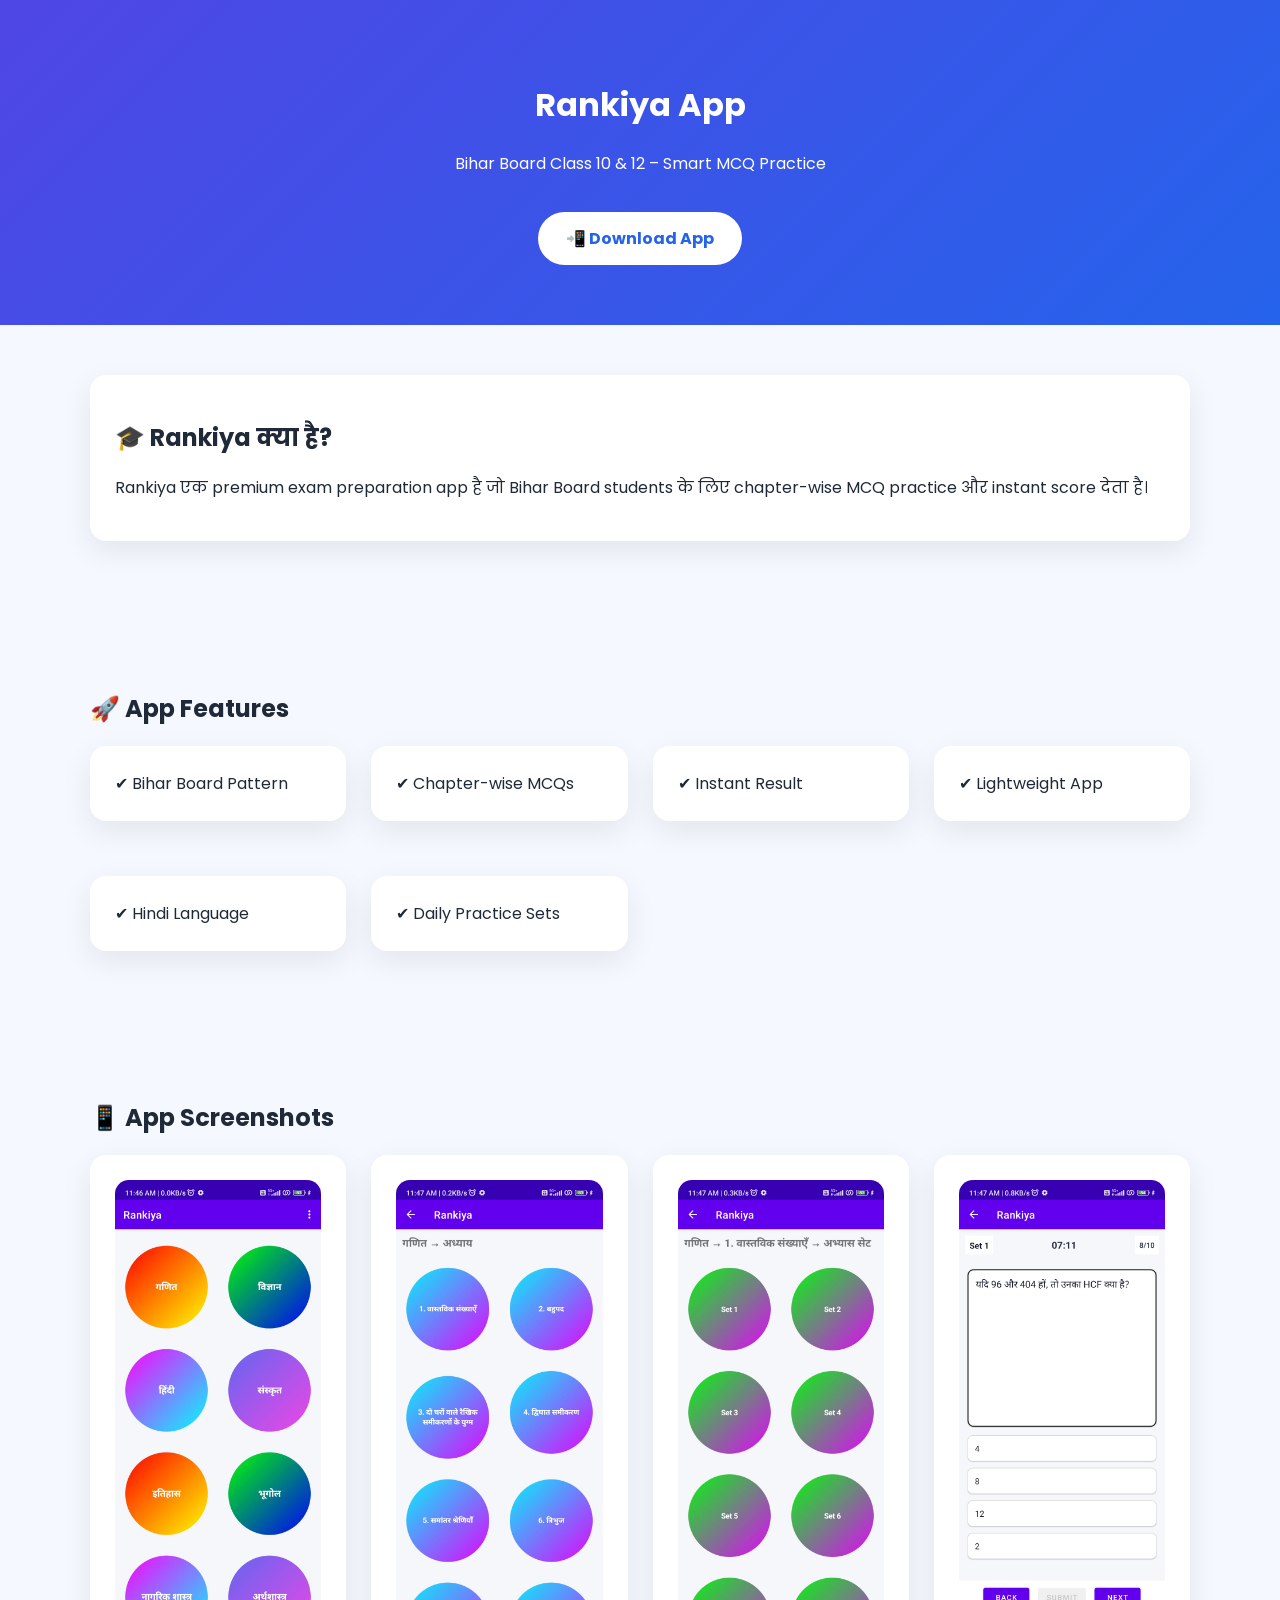
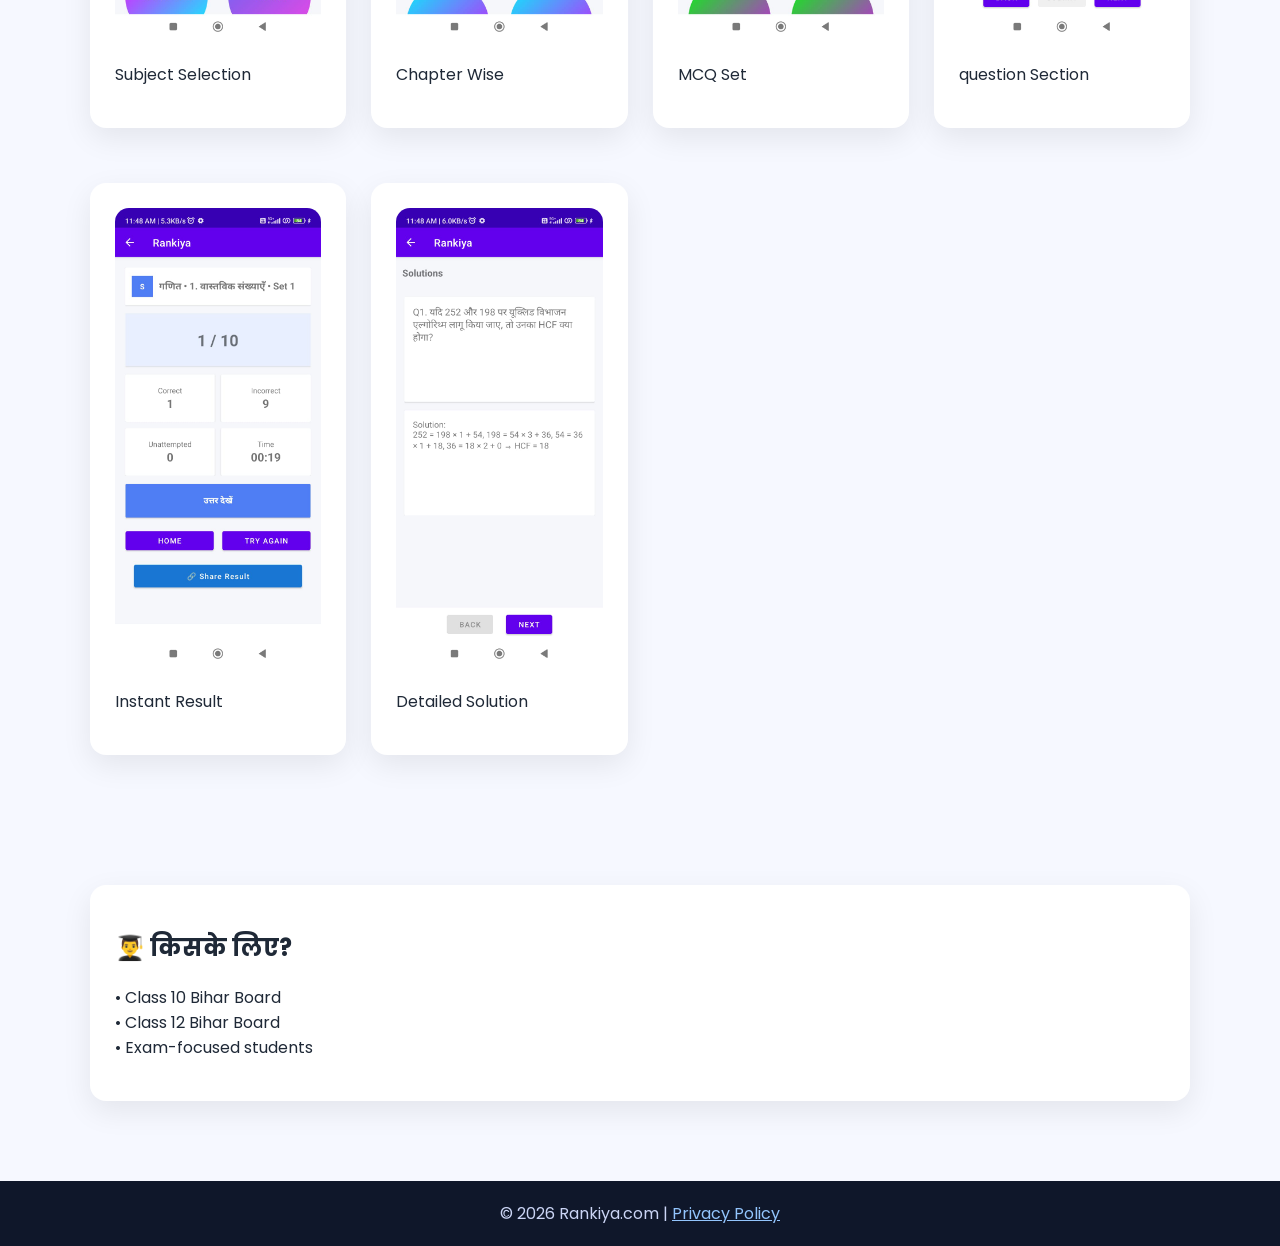
<file: index.html>
<!DOCTYPE html>
<html lang="hi">
<head>
<meta charset="UTF-8">
<meta name="viewport" content="width=device-width, initial-scale=1.0">
<title>Rankiya – Bihar Board Exam App</title>

<link rel="icon" type="image/png" href="images/favicon.png">


<link href="https://fonts.googleapis.com/css2?family=Poppins:wght@400;600;700&display=swap" rel="stylesheet">
<link rel="stylesheet" href="css/style.css">
</head>

<body>

<!-- UPDATE BAR -->
<div id="updateBar">
🚀 Rankiya App का नया Update Available है
<a href="https://play.google.com/store/apps/details?id=com.rankiya.app">Update Now</a>
</div>

<!-- HERO -->
<div class="hero">
    <h1>Rankiya App</h1>
    <p>Bihar Board Class 10 & 12 – Smart MCQ Practice</p>
    <a href="https://play.google.com/store/apps/details?id=com.rankiya.app" class="btn">
        📲 Download App
    </a>
</div>

<!-- ABOUT -->
<div class="section">
    <div class="card">
        <h2>🎓 Rankiya क्या है?</h2>
        <p>
            Rankiya एक premium exam preparation app है  
            जो Bihar Board students के लिए  
            chapter-wise MCQ practice और instant score देता है।
        </p>
    </div>
</div>

<!-- FEATURES -->
<div class="section">
    <h2>🚀 App Features</h2>
    <div class="grid">
        <div class="card feature">✔ Bihar Board Pattern</div>
        <div class="card feature">✔ Chapter-wise MCQs</div>
        <div class="card feature">✔ Instant Result</div>
        <div class="card feature">✔ Lightweight App</div>
        <div class="card feature">✔ Hindi Language</div>
        <div class="card feature">✔ Daily Practice Sets</div>
    </div>
</div>

<!-- SCREENSHOTS -->
<div class="section">
    <h2>📱 App Screenshots</h2>

    <div class="grid">
        <div class="card">
            <img src="images/screenshots/sub.jpeg"
                 alt="Subject Screen"
                 style="width:100%;border-radius:14px;">
            <p>Subject Selection</p>
        </div>

        <div class="card">
            <img src="images/screenshots/chap.jpeg"
                 alt="Chapter Screen"
                 style="width:100%;border-radius:14px;">
            <p>Chapter Wise</p>
        </div>

        <div class="card">
            <img src="images/screenshots/set.jpeg"
                 alt="Set Screen"
                 style="width:100%;border-radius:14px;">
            <p>MCQ Set</p>
        </div>
		
		<div class="card">
            <img src="images/screenshots/question.jpeg"
                 alt="Result Screen"
                 style="width:100%;border-radius:14px;">
            <p>question Section</p>
        </div>

        <div class="card">
            <img src="images/screenshots/result.jpeg"
                 alt="Result Screen"
                 style="width:100%;border-radius:14px;">
            <p>Instant Result</p>
        </div>

        <div class="card">
            <img src="images/screenshots/solution.jpeg"
                 alt="Solution Screen"
                 style="width:100%;border-radius:14px;">
            <p>Detailed Solution</p>
        </div>
    </div>
</div>


<!-- STUDENTS -->
<div class="section">
    <div class="card">
        <h2>👨‍🎓 किसके लिए?</h2>
        <p>
            • Class 10 Bihar Board  
            <br>• Class 12 Bihar Board  
            <br>• Exam-focused students
        </p>
    </div>
</div>

<!-- FOOTER -->
<div class="footer">
    © 2026 Rankiya.com |
    <a href="privacy-policy.html">Privacy Policy</a>
</div>

<script src="js/update.js"></script>
</body>
</html>
</file>
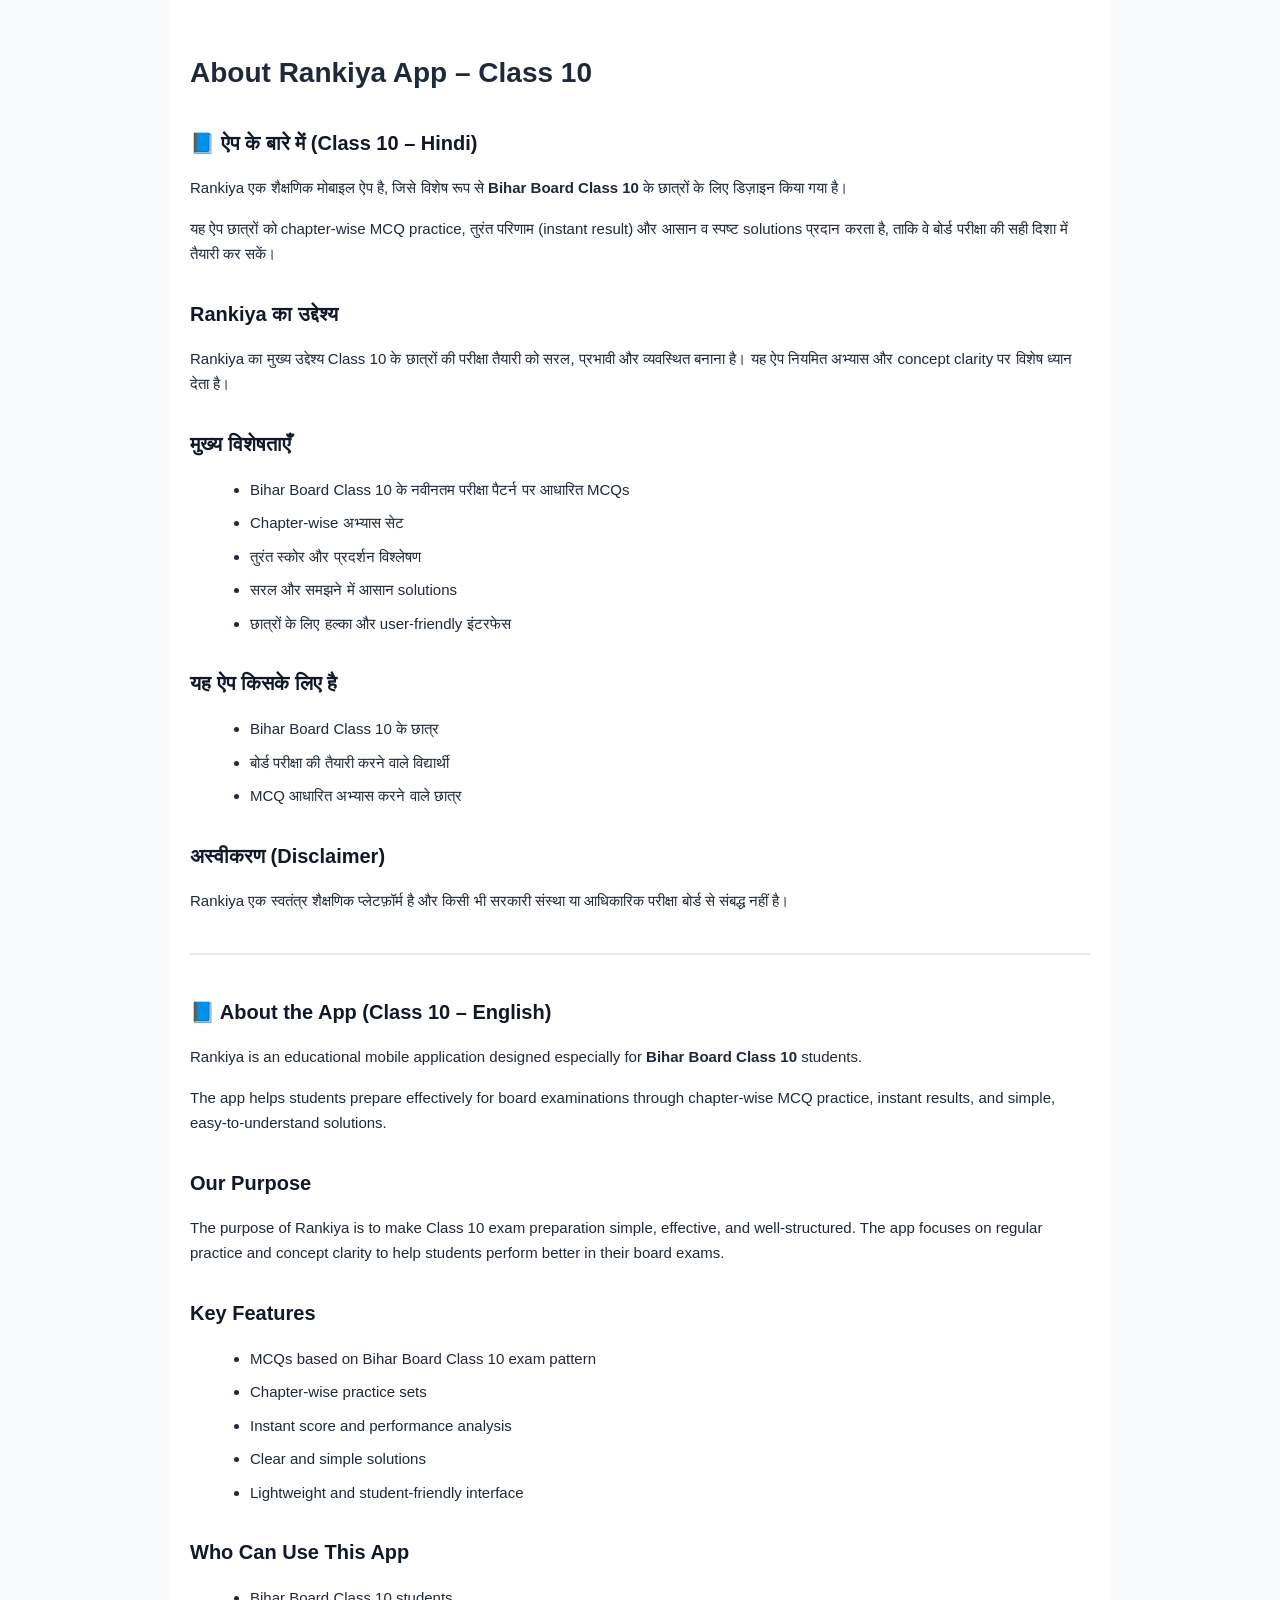
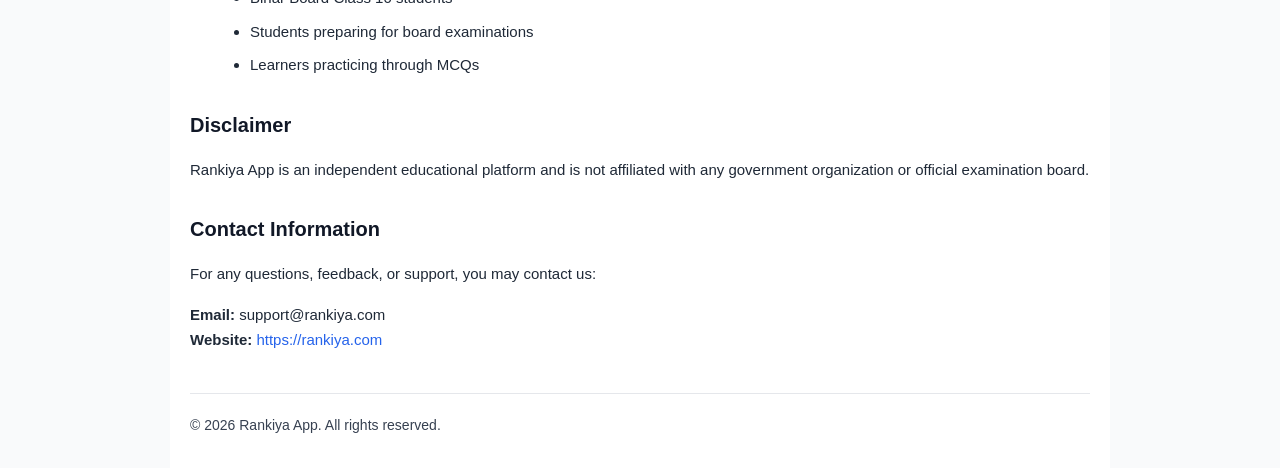
<file: about.html>
<!DOCTYPE html>
<html lang="hi">
<head>
<meta charset="UTF-8">
<meta name="viewport" content="width=device-width, initial-scale=1.0">
<title>About Rankiya App – Class 10</title>

<style>
    body{
        font-family: Arial, Helvetica, sans-serif;
        background:#f9fafb;
        color:#1f2937;
        margin:0;
        padding:0;
        line-height:1.7;
    }
    .container{
        max-width:900px;
        margin:auto;
        padding:30px 20px;
        background:#ffffff;
    }
    h1{
        font-size:28px;
        margin-bottom:10px;
    }
    h2{
        font-size:20px;
        margin-top:30px;
        margin-bottom:10px;
        color:#111827;
    }
    p{
        font-size:15px;
        margin-bottom:12px;
    }
    ul{
        margin-left:20px;
    }
    li{
        margin-bottom:8px;
        font-size:15px;
    }
    .divider{
        margin:40px 0;
        border-top:2px solid #e5e7eb;
    }
    .footer{
        margin-top:40px;
        padding-top:20px;
        border-top:1px solid #e5e7eb;
        font-size:14px;
        color:#374151;
    }
    a{
        color:#2563eb;
        text-decoration:none;
    }
</style>
</head>

<body>

<div class="container">

<h1>About Rankiya App – Class 10</h1>

<!-- ================= HINDI SECTION ================= -->

<h2>📘 ऐप के बारे में (Class 10 – Hindi)</h2>

<p>
Rankiya एक शैक्षणिक मोबाइल ऐप है, जिसे विशेष रूप से
<strong>Bihar Board Class 10</strong> के छात्रों के लिए
डिज़ाइन किया गया है।
</p>

<p>
यह ऐप छात्रों को chapter-wise MCQ practice,
तुरंत परिणाम (instant result) और
आसान व स्पष्ट solutions प्रदान करता है,
ताकि वे बोर्ड परीक्षा की सही दिशा में तैयारी कर सकें।
</p>

<h2>Rankiya का उद्देश्य</h2>

<p>
Rankiya का मुख्य उद्देश्य Class 10 के छात्रों की
परीक्षा तैयारी को सरल, प्रभावी और व्यवस्थित बनाना है।
यह ऐप नियमित अभ्यास और concept clarity पर
विशेष ध्यान देता है।
</p>

<h2>मुख्य विशेषताएँ</h2>

<ul>
    <li>Bihar Board Class 10 के नवीनतम परीक्षा पैटर्न पर आधारित MCQs</li>
    <li>Chapter-wise अभ्यास सेट</li>
    <li>तुरंत स्कोर और प्रदर्शन विश्लेषण</li>
    <li>सरल और समझने में आसान solutions</li>
    <li>छात्रों के लिए हल्का और user-friendly इंटरफेस</li>
</ul>

<h2>यह ऐप किसके लिए है</h2>

<ul>
    <li>Bihar Board Class 10 के छात्र</li>
    <li>बोर्ड परीक्षा की तैयारी करने वाले विद्यार्थी</li>
    <li>MCQ आधारित अभ्यास करने वाले छात्र</li>
</ul>

<h2>अस्वीकरण (Disclaimer)</h2>

<p>
Rankiya एक स्वतंत्र शैक्षणिक प्लेटफ़ॉर्म है और
किसी भी सरकारी संस्था या आधिकारिक परीक्षा बोर्ड
से संबद्ध नहीं है।
</p>

<div class="divider"></div>

<!-- ================= ENGLISH SECTION ================= -->

<h2>📘 About the App (Class 10 – English)</h2>

<p>
Rankiya is an educational mobile application designed
especially for <strong>Bihar Board Class 10</strong> students.
</p>

<p>
The app helps students prepare effectively for board
examinations through chapter-wise MCQ practice,
instant results, and simple, easy-to-understand solutions.
</p>

<h2>Our Purpose</h2>

<p>
The purpose of Rankiya is to make Class 10 exam
preparation simple, effective, and well-structured.
The app focuses on regular practice and concept clarity
to help students perform better in their board exams.
</p>

<h2>Key Features</h2>

<ul>
    <li>MCQs based on Bihar Board Class 10 exam pattern</li>
    <li>Chapter-wise practice sets</li>
    <li>Instant score and performance analysis</li>
    <li>Clear and simple solutions</li>
    <li>Lightweight and student-friendly interface</li>
</ul>

<h2>Who Can Use This App</h2>

<ul>
    <li>Bihar Board Class 10 students</li>
    <li>Students preparing for board examinations</li>
    <li>Learners practicing through MCQs</li>
</ul>

<h2>Disclaimer</h2>

<p>
Rankiya App is an independent educational platform
and is not affiliated with any government organization
or official examination board.
</p>

<h2>Contact Information</h2>

<p>
For any questions, feedback, or support, you may contact us:
</p>

<p>
<strong>Email:</strong> support@rankiya.com <br>
<strong>Website:</strong> <a href="https://rankiya.com">https://rankiya.com</a>
</p>

<div class="footer">
© 2026 Rankiya App. All rights reserved.
</div>

</div>

</body>
</html>
</file>
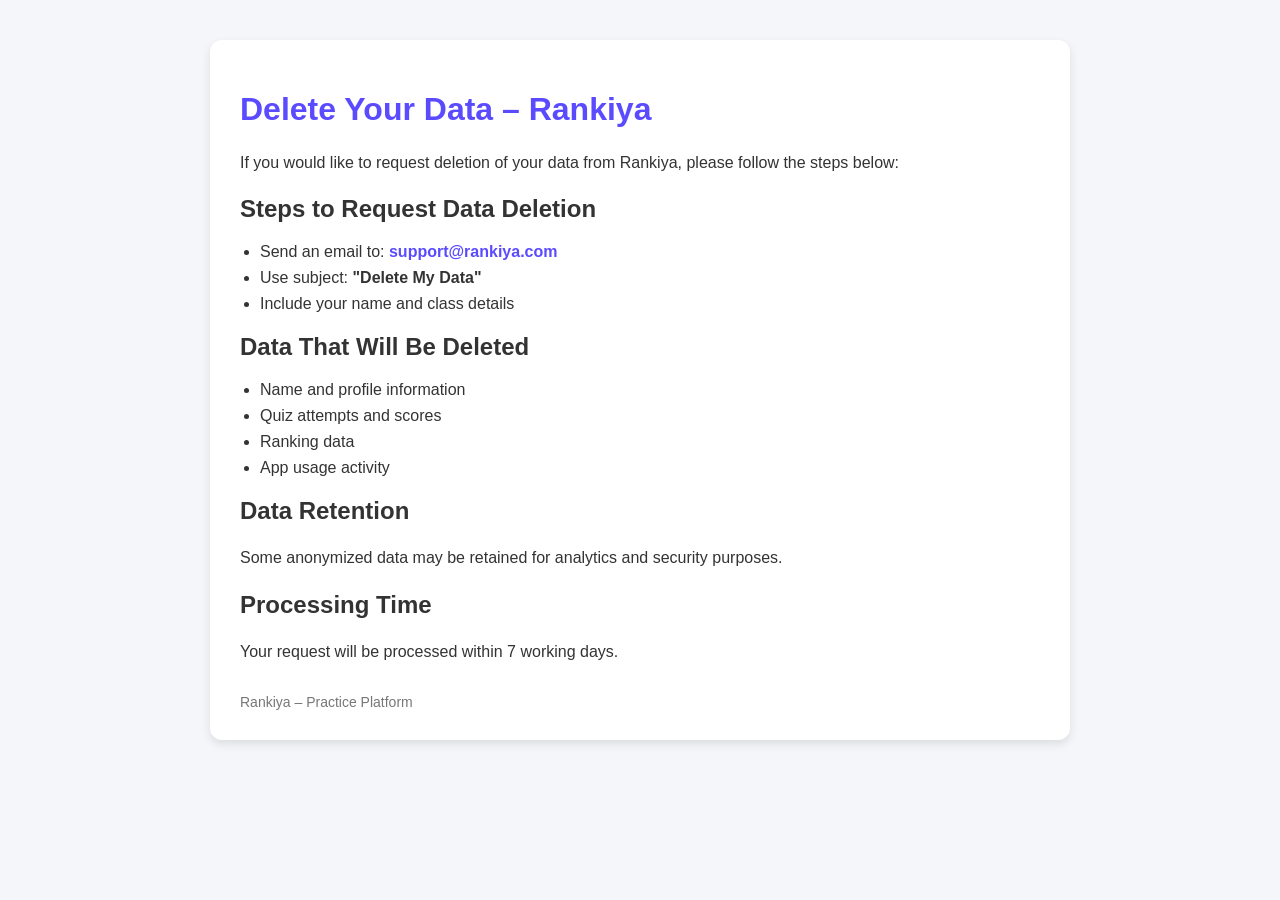
<file: delete-data.html>
<!DOCTYPE html>
<html lang="en">
<head>
  <meta charset="UTF-8">
  <title>Delete Your Data – Rankiya</title>
  <meta name="viewport" content="width=device-width, initial-scale=1.0">
  <style>
    body {
      font-family: Arial, sans-serif;
      background: #f5f6fa;
      margin: 0;
      padding: 0;
      color: #333;
    }
    .container {
      max-width: 800px;
      margin: 40px auto;
      background: #fff;
      padding: 30px;
      border-radius: 12px;
      box-shadow: 0 4px 10px rgba(0,0,0,0.1);
    }
    h1 {
      color: #5a4bff;
    }
    h2 {
      margin-top: 20px;
      color: #333;
    }
    p {
      line-height: 1.6;
    }
    ul {
      padding-left: 20px;
    }
    li {
      margin-bottom: 8px;
    }
    .email {
      font-weight: bold;
      color: #5a4bff;
    }
    .footer {
      margin-top: 30px;
      font-size: 14px;
      color: #777;
    }
  </style>
</head>
<body>

<div class="container">
  <h1>Delete Your Data – Rankiya</h1>

  <p>If you would like to request deletion of your data from Rankiya, please follow the steps below:</p>

  <h2>Steps to Request Data Deletion</h2>
  <ul>
    <li>Send an email to: <span class="email">support@rankiya.com</span></li>
    <li>Use subject: <strong>"Delete My Data"</strong></li>
    <li>Include your name and class details</li>
  </ul>

  <h2>Data That Will Be Deleted</h2>
  <ul>
    <li>Name and profile information</li>
    <li>Quiz attempts and scores</li>
    <li>Ranking data</li>
    <li>App usage activity</li>
  </ul>

  <h2>Data Retention</h2>
  <p>Some anonymized data may be retained for analytics and security purposes.</p>

  <h2>Processing Time</h2>
  <p>Your request will be processed within 7 working days.</p>

  <div class="footer">
    Rankiya – Practice Platform
  </div>
</div>

</body>
</html>
</file>
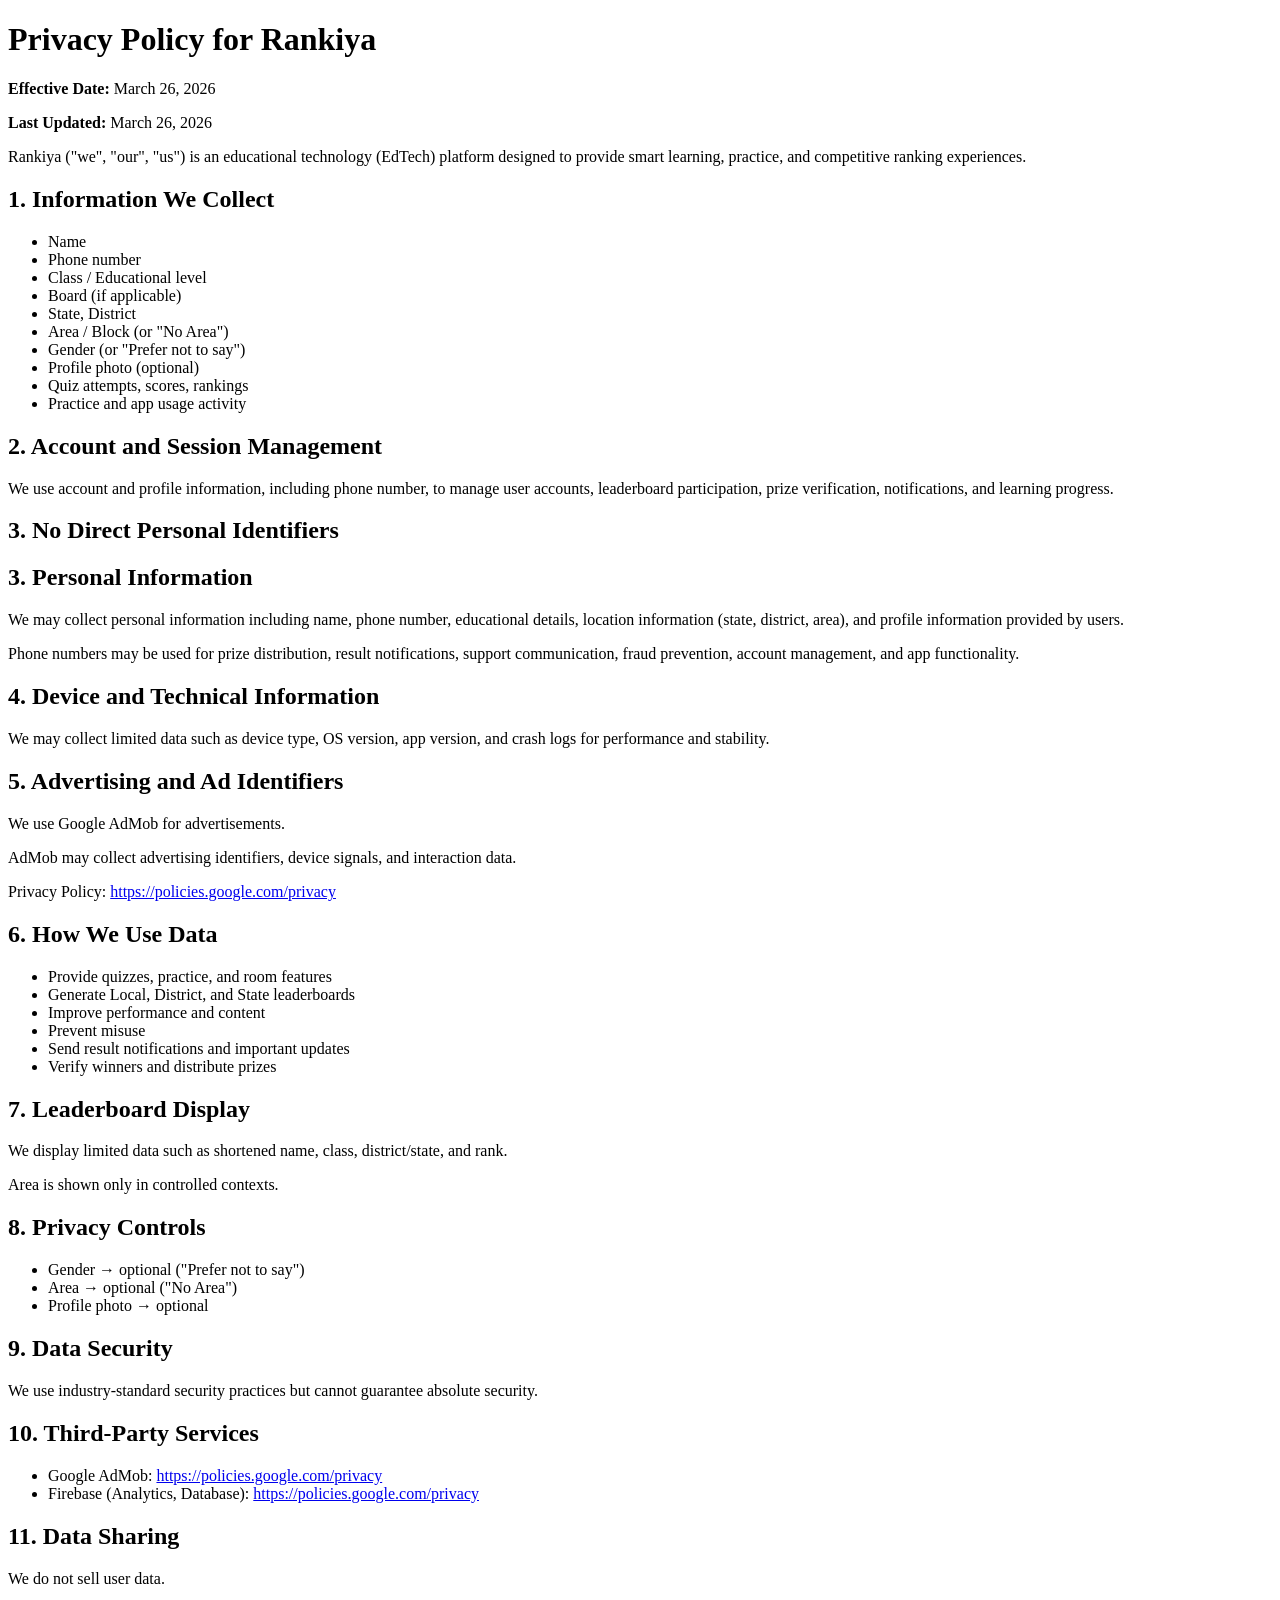
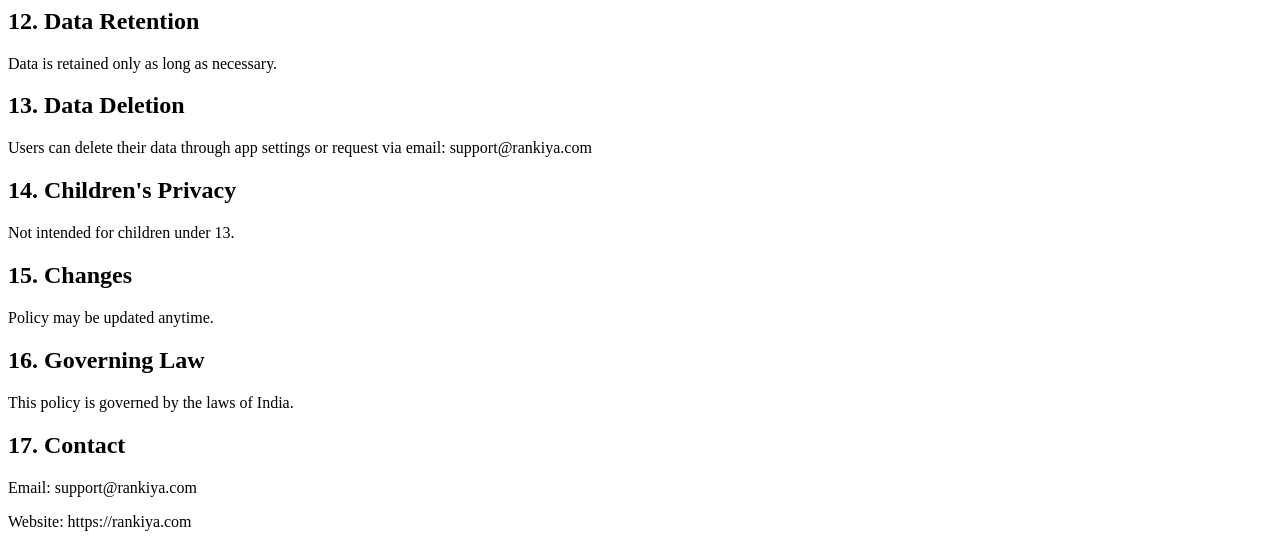
<file: privacy-policy.html>
<!DOCTYPE html>
<html>
<head>
    <title>Privacy Policy - Rankiya</title>
</head>
<body>

<h1>Privacy Policy for Rankiya</h1>

<p><strong>Effective Date:</strong> March 26, 2026</p>
<p><strong>Last Updated:</strong> March 26, 2026</p>

<p>Rankiya ("we", "our", "us") is an educational technology (EdTech) platform designed to provide smart learning, practice, and competitive ranking experiences.</p>

<h2>1. Information We Collect</h2>
<ul>
<li>Name</li>
<li>Phone number</li>
<li>Class / Educational level</li>
<li>Board (if applicable)</li>
<li>State, District</li>
<li>Area / Block (or "No Area")</li>
<li>Gender (or "Prefer not to say")</li>
<li>Profile photo (optional)</li>
<li>Quiz attempts, scores, rankings</li>
<li>Practice and app usage activity</li>
</ul>

<h2>2. Account and Session Management</h2>
<p>We use account and profile information, including phone number, to manage user accounts, leaderboard participation, prize verification, notifications, and learning progress.</p>
<h2>3. No Direct Personal Identifiers</h2>

<h2>3. Personal Information</h2>

<p>We may collect personal information including name, phone number, educational details, location information (state, district, area), and profile information provided by users.</p>

<p>Phone numbers may be used for prize distribution, result notifications, support communication, fraud prevention, account management, and app functionality.</p>

<h2>4. Device and Technical Information</h2>
<p>We may collect limited data such as device type, OS version, app version, and crash logs for performance and stability.</p>

<h2>5. Advertising and Ad Identifiers</h2>
<p>We use Google AdMob for advertisements.</p>
<p>AdMob may collect advertising identifiers, device signals, and interaction data.</p>
<p>Privacy Policy: <a href="https://policies.google.com/privacy">https://policies.google.com/privacy</a></p>

<h2>6. How We Use Data</h2>
<ul>
<li>Provide quizzes, practice, and room features</li>
<li>Generate Local, District, and State leaderboards</li>
<li>Improve performance and content</li>
<li>Prevent misuse</li>
<li>Send result notifications and important updates</li>
<li>Verify winners and distribute prizes</li>
</ul>

<h2>7. Leaderboard Display</h2>
<p>We display limited data such as shortened name, class, district/state, and rank.</p>
<p>Area is shown only in controlled contexts.</p>

<h2>8. Privacy Controls</h2>
<ul>
<li>Gender → optional ("Prefer not to say")</li>
<li>Area → optional ("No Area")</li>
<li>Profile photo → optional</li>
</ul>

<h2>9. Data Security</h2>
<p>We use industry-standard security practices but cannot guarantee absolute security.</p>

<h2>10. Third-Party Services</h2>
<ul>
<li>Google AdMob: <a href="https://policies.google.com/privacy">https://policies.google.com/privacy</a></li>
<li>Firebase (Analytics, Database): <a href="https://policies.google.com/privacy">https://policies.google.com/privacy</a></li>
</ul>

<h2>11. Data Sharing</h2>
<p>We do not sell user data.</p>

<h2>12. Data Retention</h2>
<p>Data is retained only as long as necessary.</p>

<h2>13. Data Deletion</h2>
<p>Users can delete their data through app settings or request via email: support@rankiya.com</p>

<h2>14. Children's Privacy</h2>
<p>Not intended for children under 13.</p>

<h2>15. Changes</h2>
<p>Policy may be updated anytime.</p>

<h2>16. Governing Law</h2>
<p>This policy is governed by the laws of India.</p>

<h2>17. Contact</h2>
<p>Email: support@rankiya.com</p>
<p>Website: https://rankiya.com</p>

</body>
</html>
</file>
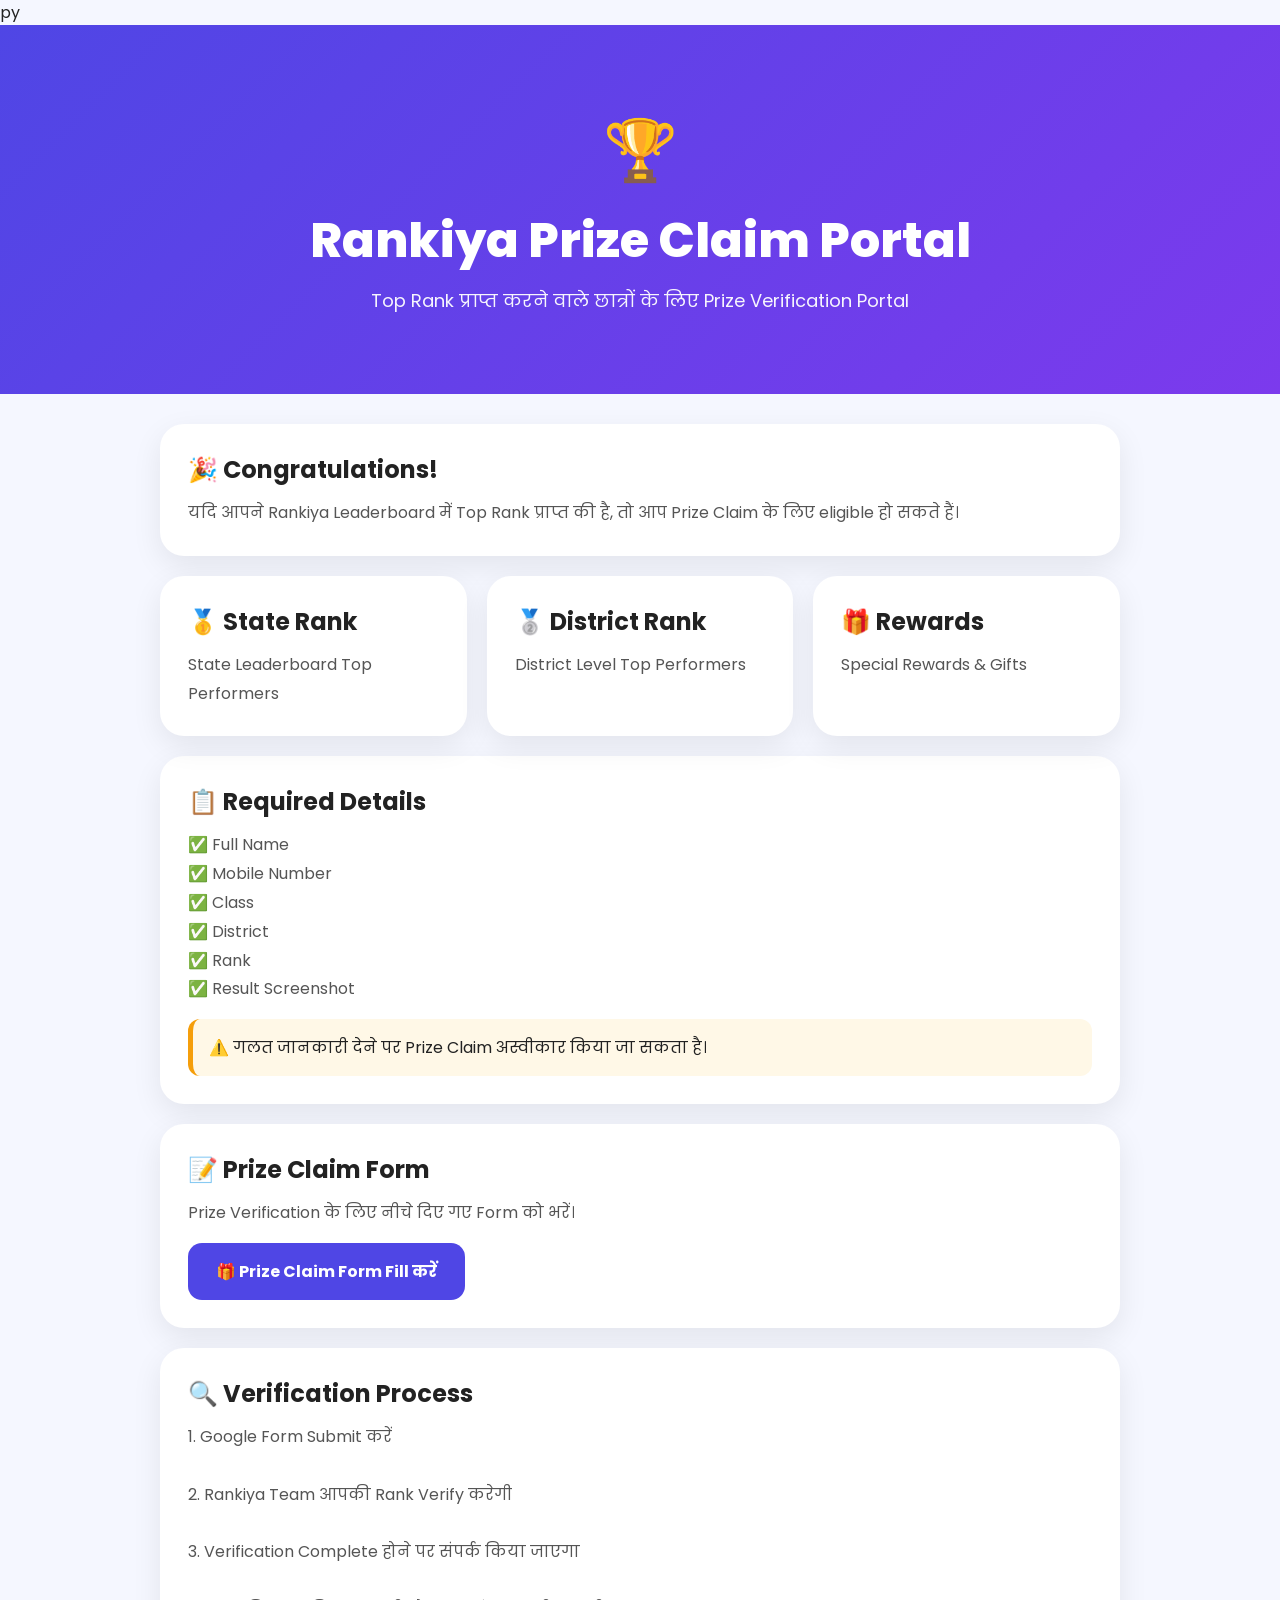
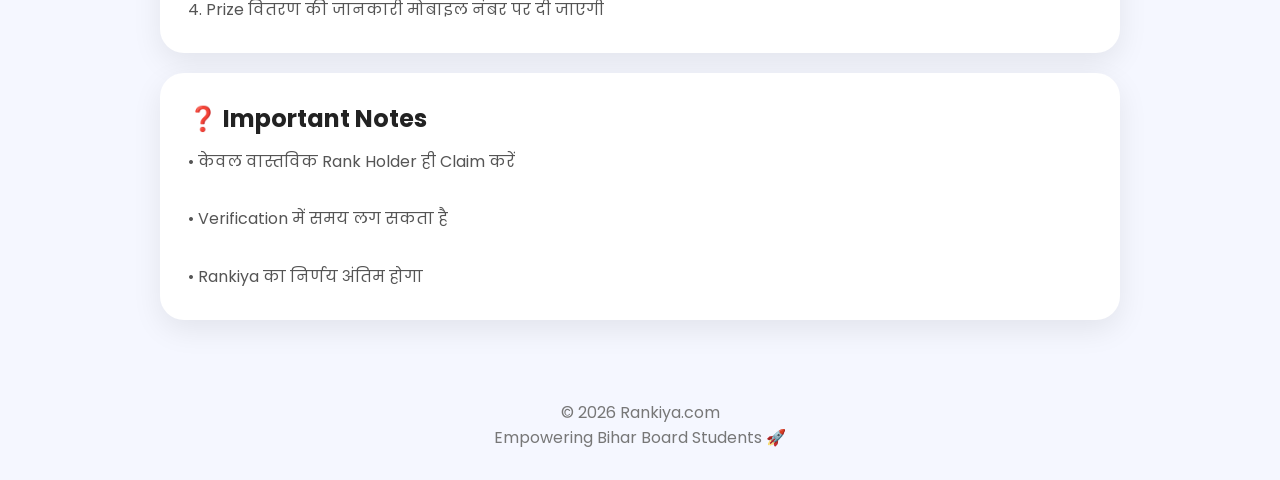
<file: prize.html>
py<!DOCTYPE html>

<html lang="hi">
<head>
<meta charset="UTF-8">
<meta name="viewport" content="width=device-width, initial-scale=1.0">
<title>🏆 Rankiya Prize Claim</title>

<link href="https://fonts.googleapis.com/css2?family=Poppins:wght@400;500;600;700;800&display=swap" rel="stylesheet">

<style>
*{
margin:0;
padding:0;
box-sizing:border-box;
font-family:'Poppins',sans-serif;
}

body{
background:#f5f7ff;
color:#222;
}

.hero{
background:linear-gradient(135deg,#4f46e5,#7c3aed);
padding:80px 20px;
text-align:center;
color:white;
}

.hero h1{
font-size:48px;
font-weight:800;
margin-bottom:10px;
}

.hero p{
font-size:18px;
opacity:.95;
}

.container{
max-width:1000px;
margin:auto;
padding:30px 20px;
}

.card{
background:white;
padding:28px;
border-radius:24px;
margin-bottom:20px;
box-shadow:0 10px 30px rgba(0,0,0,.08);
}

.card h2{
margin-bottom:12px;
}

.card p{
line-height:1.8;
color:#555;
}

.grid{
display:grid;
grid-template-columns:repeat(auto-fit,minmax(250px,1fr));
gap:20px;
}

.btn{
display:inline-block;
padding:16px 28px;
background:#4f46e5;
color:white;
text-decoration:none;
font-weight:700;
border-radius:14px;
margin-top:15px;
}

.btn:hover{
opacity:.9;
}

.notice{
background:#fff8e7;
border-left:5px solid #f59e0b;
padding:16px;
border-radius:12px;
margin-top:15px;
}

.footer{
text-align:center;
padding:30px;
color:#777;
}

.rank{
font-size:60px;
margin-bottom:10px;
}
</style>

</head>
<body>

<section class="hero">

<div class="rank">🏆</div>

<h1>Rankiya Prize Claim Portal</h1>

<p>
Top Rank प्राप्त करने वाले छात्रों के लिए
Prize Verification Portal
</p>

</section>

<div class="container">

<div class="card">

<h2>🎉 Congratulations!</h2>

<p>
यदि आपने Rankiya Leaderboard में Top Rank प्राप्त की है,
तो आप Prize Claim के लिए eligible हो सकते हैं।
</p>

</div>

<div class="grid">

<div class="card">
<h2>🥇 State Rank</h2>
<p>State Leaderboard Top Performers</p>
</div>

<div class="card">
<h2>🥈 District Rank</h2>
<p>District Level Top Performers</p>
</div>

<div class="card">
<h2>🎁 Rewards</h2>
<p>Special Rewards & Gifts</p>
</div>

</div>

<div class="card">

<h2>📋 Required Details</h2>

<p>
✅ Full Name<br>
✅ Mobile Number<br>
✅ Class<br>
✅ District<br>
✅ Rank<br>
✅ Result Screenshot
</p>

<div class="notice">
⚠️ गलत जानकारी देने पर Prize Claim अस्वीकार किया जा सकता है।
</div>

</div>

<div class="card">

<h2>📝 Prize Claim Form</h2>

<p>
Prize Verification के लिए नीचे दिए गए Form को भरें।
</p>

<a
href="https://forms.gle/CwLbKPVSpJCpRjVE9"
target="_blank"
class="btn">

🎁 Prize Claim Form Fill करें

</a>

</div>

<div class="card">

<h2>🔍 Verification Process</h2>

<p>
1. Google Form Submit करें<br><br>

2. Rankiya Team आपकी Rank Verify करेगी<br><br>

3. Verification Complete होने पर संपर्क किया जाएगा<br><br>

4. Prize वितरण की जानकारी मोबाइल नंबर पर दी जाएगी

</p>

</div>

<div class="card">

<h2>❓ Important Notes</h2>

<p>
• केवल वास्तविक Rank Holder ही Claim करें<br><br>

• Verification में समय लग सकता है<br><br>

• Rankiya का निर्णय अंतिम होगा

</p>

</div>

</div>

<div class="footer">

© 2026 Rankiya.com<br>
Empowering Bihar Board Students 🚀

</div>

</body>
</html>
</file>
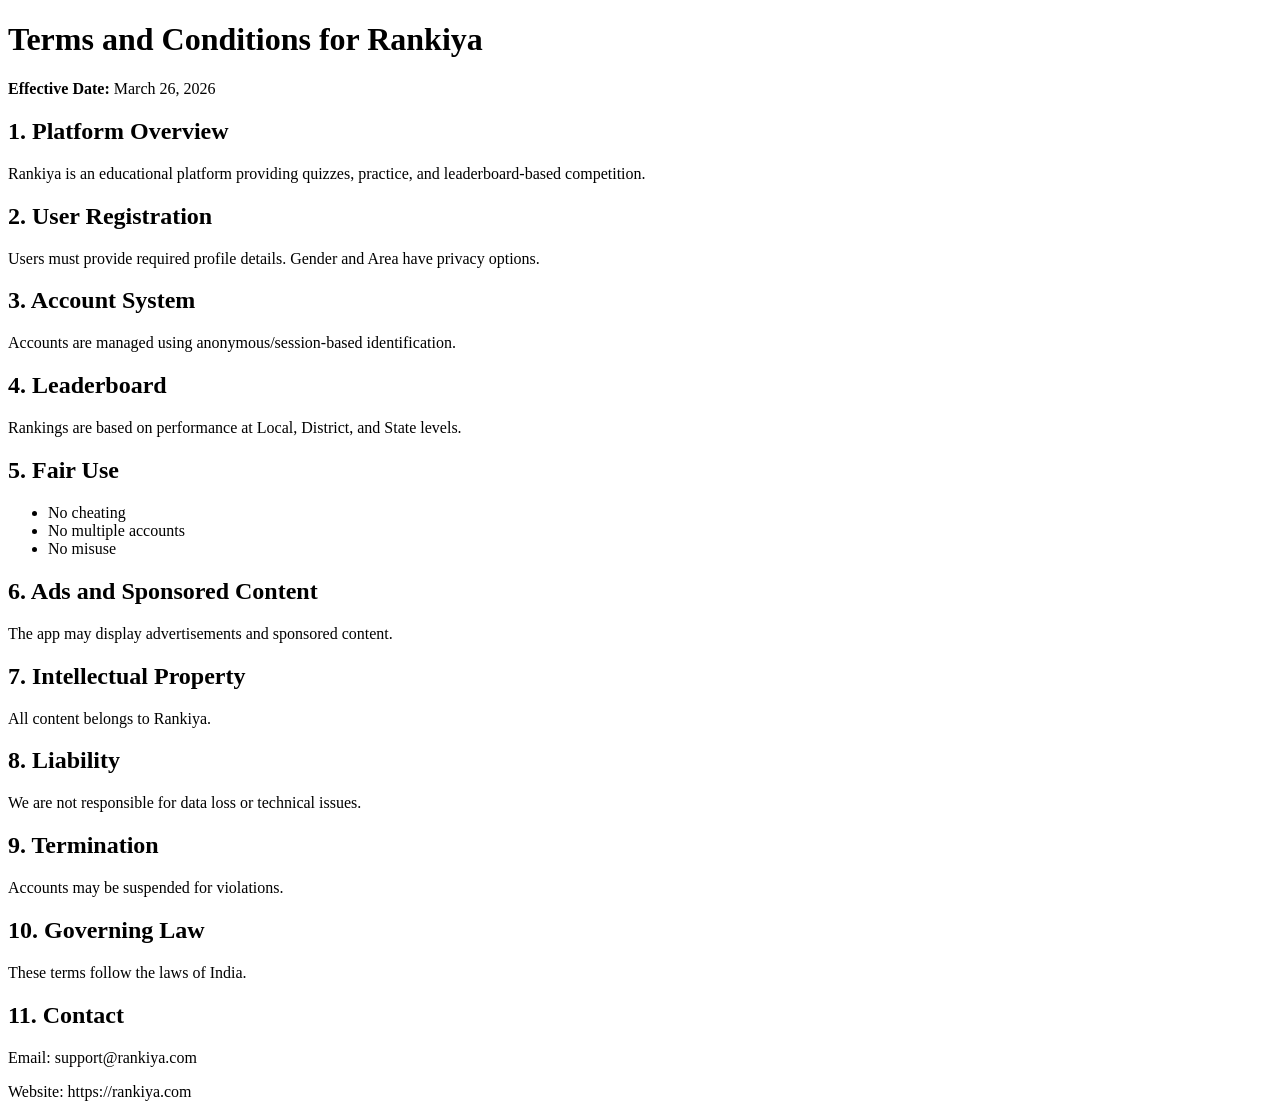
<file: terms-and-conditions.html>
<!DOCTYPE html>
<html>
<head>
    <title>Terms and Conditions - Rankiya</title>
</head>
<body>

<h1>Terms and Conditions for Rankiya</h1>

<p><strong>Effective Date:</strong> March 26, 2026</p>

<h2>1. Platform Overview</h2>
<p>Rankiya is an educational platform providing quizzes, practice, and leaderboard-based competition.</p>

<h2>2. User Registration</h2>
<p>Users must provide required profile details. Gender and Area have privacy options.</p>

<h2>3. Account System</h2>
<p>Accounts are managed using anonymous/session-based identification.</p>

<h2>4. Leaderboard</h2>
<p>Rankings are based on performance at Local, District, and State levels.</p>

<h2>5. Fair Use</h2>
<ul>
<li>No cheating</li>
<li>No multiple accounts</li>
<li>No misuse</li>
</ul>

<h2>6. Ads and Sponsored Content</h2>
<p>The app may display advertisements and sponsored content.</p>

<h2>7. Intellectual Property</h2>
<p>All content belongs to Rankiya.</p>

<h2>8. Liability</h2>
<p>We are not responsible for data loss or technical issues.</p>

<h2>9. Termination</h2>
<p>Accounts may be suspended for violations.</p>

<h2>10. Governing Law</h2>
<p>These terms follow the laws of India.</p>

<h2>11. Contact</h2>
<p>Email: support@rankiya.com</p>
<p>Website: https://rankiya.com</p>

</body>
</html>
</file>
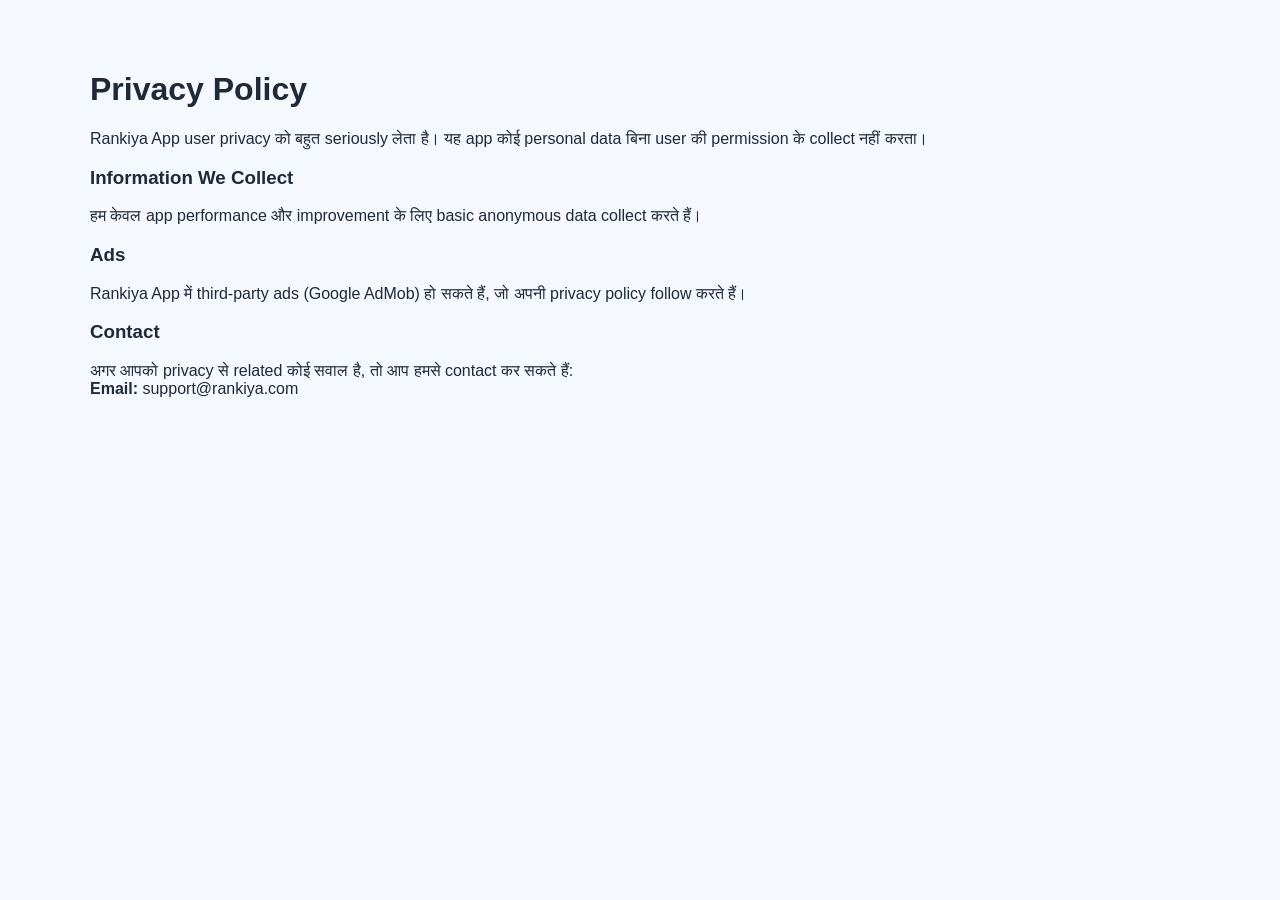
<file: rankiya/privacy-policy.html>
<!DOCTYPE html>
<html lang="en">
<head>
<meta charset="UTF-8">
<title>Privacy Policy – Rankiya App</title>
<link rel="stylesheet" href="css/style.css">
</head>
<body>

<div class="section">
<h1>Privacy Policy</h1>

<p>
Rankiya App user privacy को बहुत seriously लेता है।
यह app कोई personal data बिना user की permission के collect नहीं करता।
</p>

<h3>Information We Collect</h3>
<p>
हम केवल app performance और improvement के लिए basic anonymous data collect करते हैं।
</p>

<h3>Ads</h3>
<p>
Rankiya App में third-party ads (Google AdMob) हो सकते हैं,
जो अपनी privacy policy follow करते हैं।
</p>

<h3>Contact</h3>
<p>
अगर आपको privacy से related कोई सवाल है,
तो आप हमसे contact कर सकते हैं:
<br><b>Email:</b> support@rankiya.com
</p>

</div>

</body>
</html>
</file>
<file: css/style.css>
body{
    margin:0;
    font-family:'Poppins',sans-serif;
    background:#f6f8ff;
    color:#1f2937;
}

#updateBar{
    display:none;
    background:linear-gradient(90deg,#ff9800,#ff5722);
    color:#fff;
    padding:14px;
    text-align:center;
    font-weight:600;
}

#updateBar a{
    color:#fff;
    margin-left:10px;
    text-decoration:underline;
    font-weight:700;
}

.hero{
    background:linear-gradient(135deg,#4f46e5,#2563eb);
    color:white;
    padding:60px 20px;
    text-align:center;
}

.logo{
    width:80px;
    margin-bottom:10px;
}

.btn{
    display:inline-block;
    margin-top:20px;
    padding:14px 28px;
    background:#fff;
    color:#2563eb;
    border-radius:30px;
    font-weight:700;
    text-decoration:none;
}

.section{
    padding:50px 20px;
    max-width:1100px;
    margin:auto;
}

.card{
    background:white;
    border-radius:16px;
    padding:25px;
    box-shadow:0 10px 30px rgba(0,0,0,.08);
    margin-bottom:30px;
}

.grid{
    display:grid;
    grid-template-columns:repeat(auto-fit,minmax(250px,1fr));
    gap:25px;
}

.footer{
    background:#0f172a;
    color:#cbd5f5;
    text-align:center;
    padding:20px;
}

.footer a{
    color:#93c5fd;
}
</file>
<file: rankiya/css/style.css>
body{
    margin:0;
    font-family:'Poppins',sans-serif;
    background:#f6f8ff;
    color:#1f2937;
}

#updateBar{
    display:none;
    background:linear-gradient(90deg,#ff9800,#ff5722);
    color:#fff;
    padding:14px;
    text-align:center;
    font-weight:600;
}

#updateBar a{
    color:#fff;
    margin-left:10px;
    text-decoration:underline;
    font-weight:700;
}

.hero{
    background:linear-gradient(135deg,#4f46e5,#2563eb);
    color:white;
    padding:60px 20px;
    text-align:center;
}

.logo{
    width:80px;
    margin-bottom:10px;
}

.btn{
    display:inline-block;
    margin-top:20px;
    padding:14px 28px;
    background:#fff;
    color:#2563eb;
    border-radius:30px;
    font-weight:700;
    text-decoration:none;
}

.section{
    padding:50px 20px;
    max-width:1100px;
    margin:auto;
}

.card{
    background:white;
    border-radius:16px;
    padding:25px;
    box-shadow:0 10px 30px rgba(0,0,0,.08);
    margin-bottom:30px;
}

.grid{
    display:grid;
    grid-template-columns:repeat(auto-fit,minmax(250px,1fr));
    gap:25px;
}

.footer{
    background:#0f172a;
    color:#cbd5f5;
    text-align:center;
    padding:20px;
}

.footer a{
    color:#93c5fd;
}
</file>
